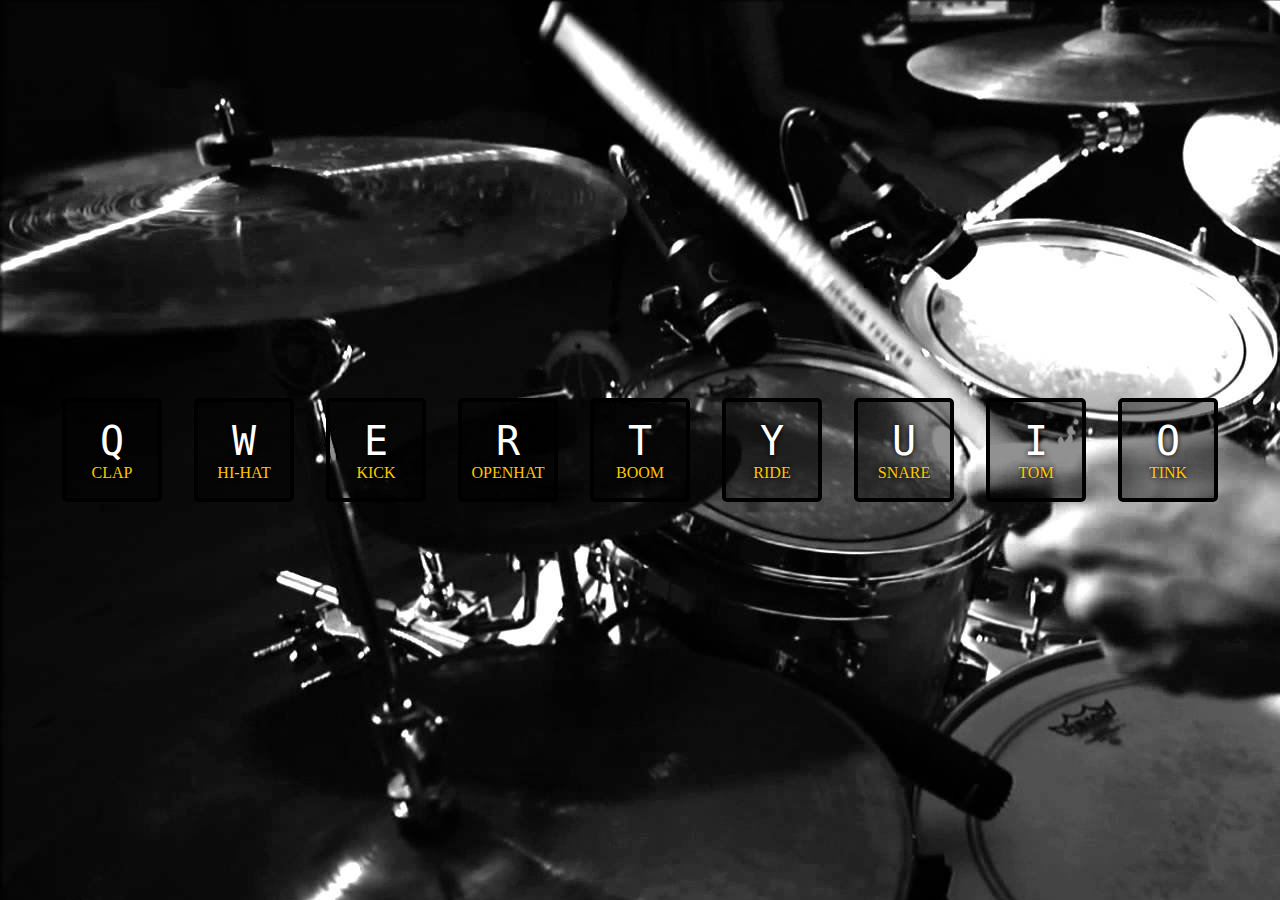
<file: DrumKit/index.html>
<!DOCTYPE html>
<html lang="en">

<head>
    <meta charset="UTF-8">
    <meta http-equiv="X-UA-Compatible" content="IE=edge">
    <meta name="viewport" content="width=device-width, initial-scale=1.0">
    <link rel="stylesheet" href="/DrumKit/css/style.css">
    <title>Drum Kit</title>
</head>

<body>
    <div class="keys">
        <div data-key="81" class="key">
            <kbd>Q</kbd>
            <span class="sound">clap</span>
        </div>
        <div data-key="87" class="key">
            <kbd>W</kbd>
            <span class="sound">hi-hat</span>
        </div>
        <div data-key="69" class="key">
            <kbd>E</kbd>
            <span class="sound">kick</span>
        </div>
        <div data-key="82" class="key">
            <kbd>R</kbd>
            <span class="sound">openhat</span>
        </div>
        <div data-key="84" class="key">
            <kbd>T</kbd>
            <span class="sound">boom</span>
        </div>
        <div data-key="89" class="key">
            <kbd>Y</kbd>
            <span class="sound">ride</span>
        </div>
        <div data-key="85" class="key">
            <kbd>U</kbd>
            <span class="sound">snare</span>
        </div>
        <div data-key="73" class="key">
            <kbd>I</kbd>
            <span class="sound">tom</span>
        </div>
        <div data-key="79" class="key">
            <kbd>O</kbd>
            <span class="sound">tink</span>
        </div>
    </div>
    <audio data-key="81" src="/DrumKit/sounds/boom.wav"></audio>
    <audio data-key="87" src="/DrumKit/sounds/hihat.wav"></audio>
    <audio data-key="69" src="/DrumKit/sounds/kick.wav"></audio>
    <audio data-key="82" src="/DrumKit/sounds/openhat.wav"></audio>
    <audio data-key="84" src="/DrumKit/sounds/boom.wav"></audio>
    <audio data-key="89" src="/DrumKit/sounds/ride.wav"></audio>
    <audio data-key="85" src="/DrumKit/sounds/snare.wav"></audio>
    <audio data-key="73" src="/DrumKit/sounds/tom.wav"></audio>
    <audio data-key="79" src="/DrumKit/sounds/tink.wav"></audio>



    <script src="/DrumKit/js/script.js "></script>
</body>

</html>
</file>
<file: DrumKit/css/style.css>
* {
        margin: 0;
        padding: 0;
        box-sizing: border-box;
    }
    
    body {
        background-image: url(/DrumKit/images/363b3846f490f1d98b65229807170041.jpg);
        background-repeat: no-repeat;
        background-size: auto;
        z-index: -1;
    }
    
    .sound {
        color: #ffc600;
        display: block;
        font-size: medium;
        text-transform: uppercase;
    }
    
    .keys {
        display: flex;
        min-height: 100vh;
        align-items: center;
        justify-content: center;
    }
    
    .key {
        border: 4px solid black;
        background-color: rgba(0, 0, 0, 0.431);
        border-radius: 5px;
        margin: 1rem;
        font-size: 1.5rem;
        padding: 1rem .5rem;
        transition: all 0.07s;
        width: 100px;
        text-align: center;
        color: white;
        text-shadow: 0 0 5px black;
    }
    
    .playing {
        transform: scale(1.3);
        border-color: #ffc600;
        box-shadow: 0 0 10px #ffc600;
    }
    
    kbd {
        display: block;
        font-size: 40px;
    }
</file>
